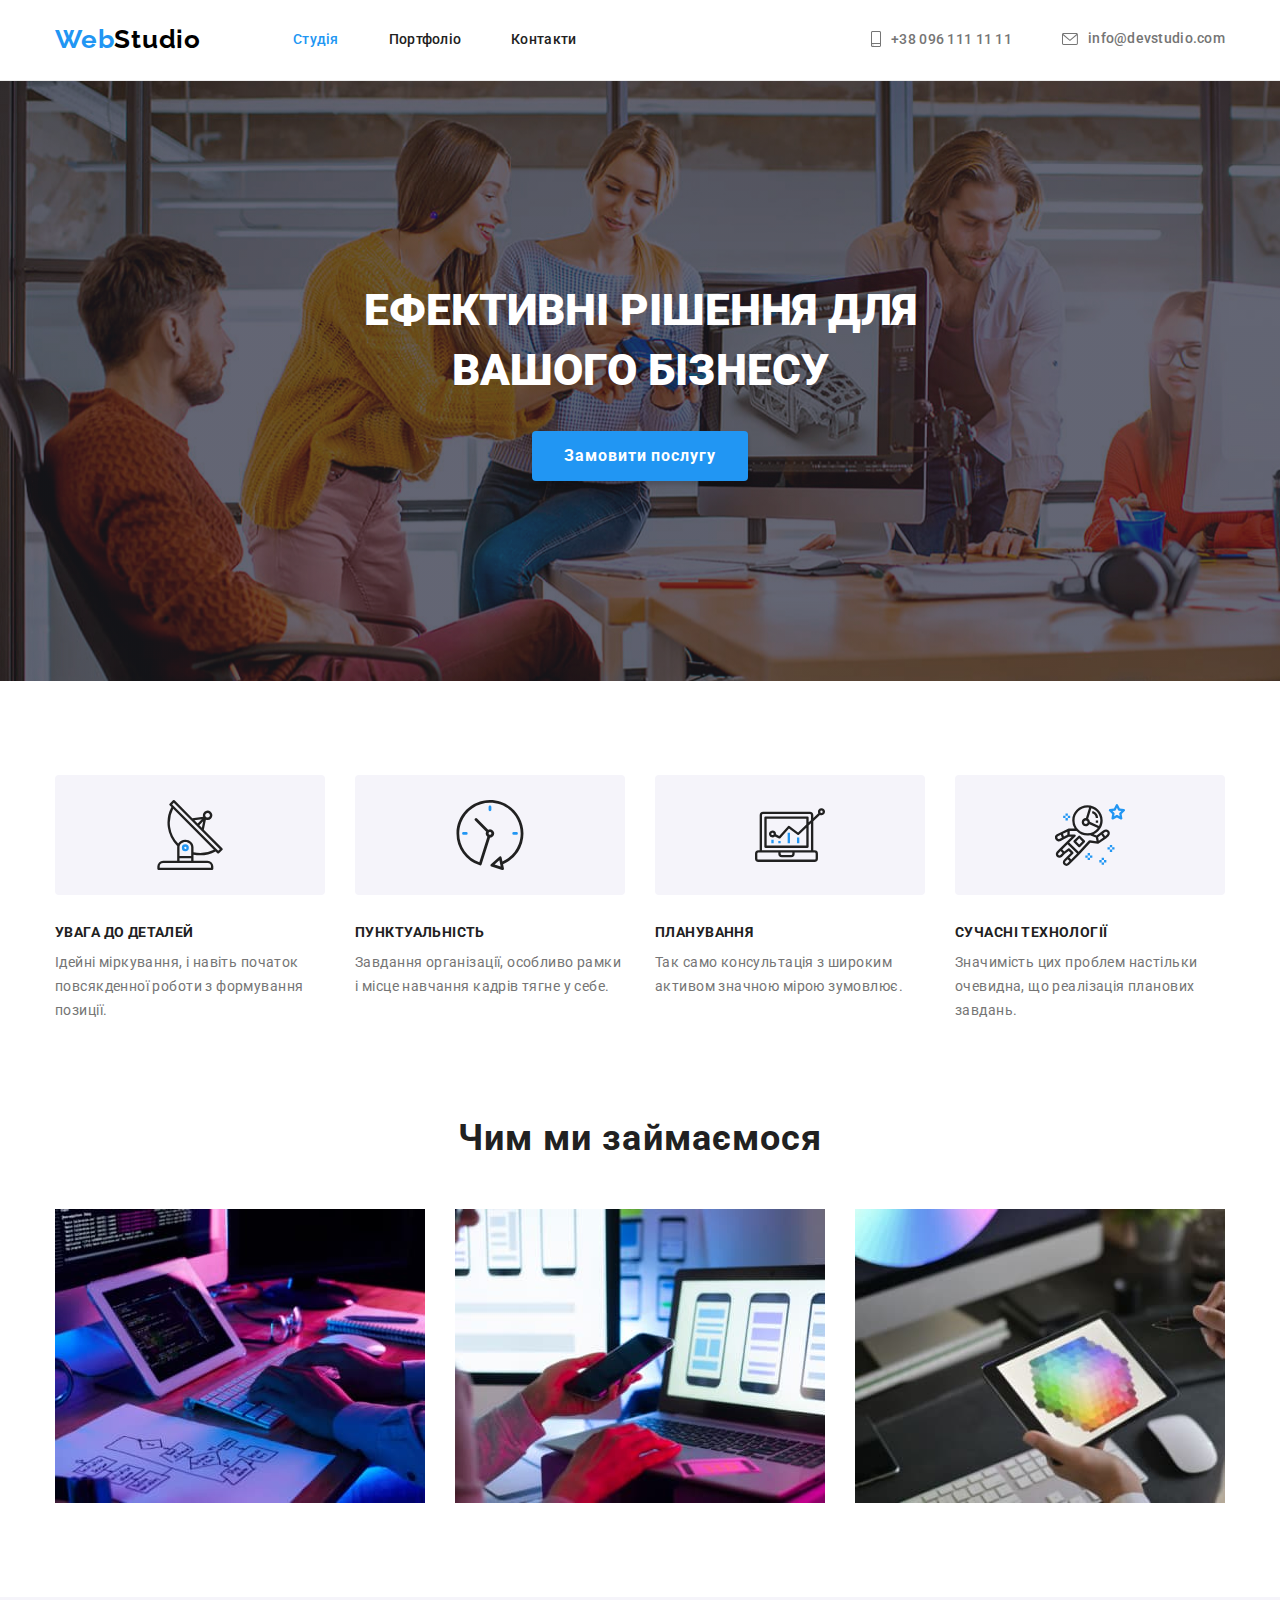
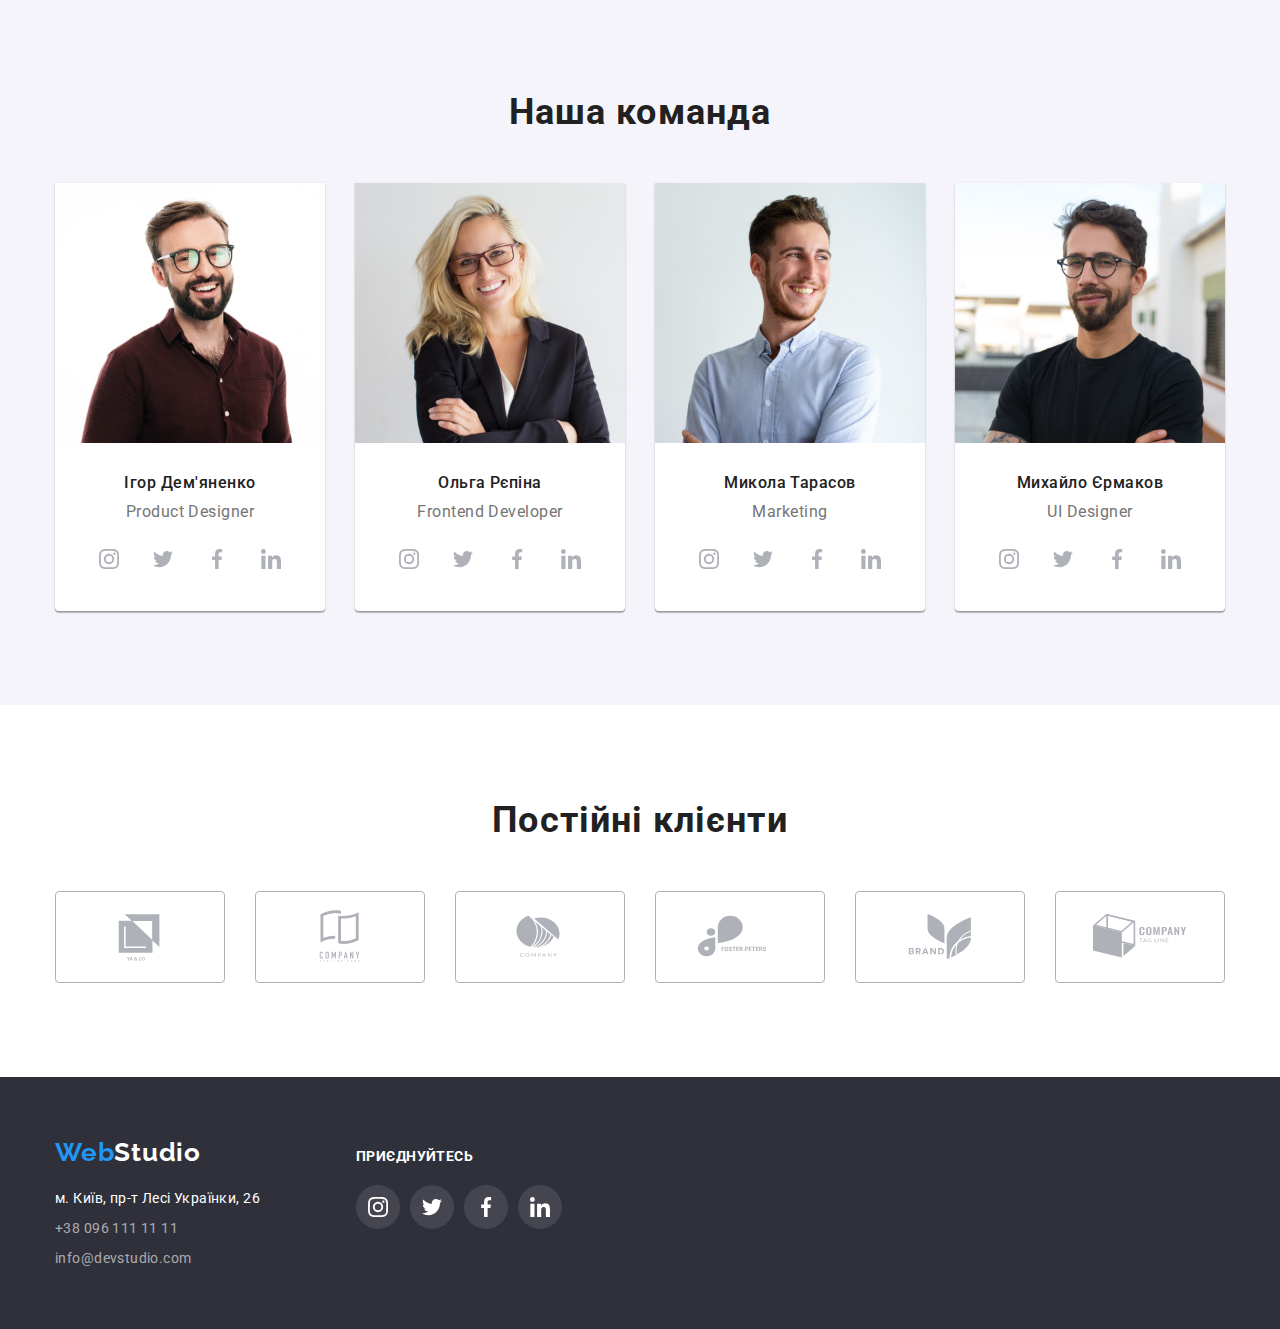
<file: index.html>
<!DOCTYPE html>
<html lang="uk">
  <head>
    <meta charset="UTF-8" />
    <meta name="viewport" content="width=device-width, initial-scale=1.0" />
    <title>Головна</title>
    <link
      rel="stylesheet"
      href="https://cdnjs.cloudflare.com/ajax/libs/modern-normalize/1.0.0/modern-normalize.min.css"
    />
    <link href="./css/styles.css" rel="stylesheet" />
    <link rel="preconnect" href="https://fonts.googleapis.com" />
    <link rel="preconnect" href="https://fonts.gstatic.com" crossorigin />
    <link
      href="https://fonts.googleapis.com/css2?family=Raleway:wght@700&family=Roboto:wght@400;500;700;900&display=swap"
      rel="stylesheet"
    />
  </head>
  <body>
    <header class="head-links">
      <div class="container">
        <nav class="top-menu">
          <a class="logo" href="./index.html">Web<span class="black">Studio</span></a>
          <ul class="list-items">
            <li><a class="link current" href="">Студія</a></li>
            <li><a class="link" href="./portfolio.html">Портфоліо</a></li>
            <li><a class="link" href="">Контакти</a></li>
          </ul>
        </nav>
        <ul class="list-items">
          <li>
            <a class="link contact" href="tel:+380961111111">
              <svg width="10" height="16" class="icon-contact">
                <use href="./images/sprite.svg#smartphone"></use>
              </svg>
              <span>+38 096 111 11 11</span>
            </a>
          </li>
          <li>
            <a class="link contact" href="mailto:info@devstudio.com">
              <svg width="16" height="12" class="icon-contact">
                <use href="./images/sprite.svg#envelope"></use>
              </svg>
              <span>info@devstudio.com</span>
            </a>
          </li>
        </ul>
      </div>
    </header>
    <main>
      <section class="hero">
        <div class="container">
          <h1 class="main-header">Ефективні рішення для вашого бізнесу</h1>
          <button class="big-button" type="button">Замовити послугу</button>
        </div>
      </section>
      <section class="section advantages">
        <div class="container">
          <h2 class="headlines">Наші переваги</h2>
          <ul class="list-items">
            <li class="text-box">
              <div class="icon-wrapper">
                <svg class="icon-advant">
                  <use href="./images/sprite.svg#antenna"></use>
                </svg>
              </div>
              <h3 class="features">УВАГА ДО ДЕТАЛЕЙ</h3>
              <p class="description">
                Ідейні міркування, і навіть початок повсякденної роботи з формування позиції.
              </p>
            </li>
            <li class="text-box">
              <div class="icon-wrapper">
                <svg class="icon-advant">
                  <use href="./images/sprite.svg#clock"></use>
                </svg>
              </div>
              <h3 class="features">ПУНКТУАЛЬНІСТЬ</h3>
              <p class="description">
                Завдання організації, особливо рамки і місце навчання кадрів тягне у себе.
              </p>
            </li>
            <li class="text-box">
              <div class="icon-wrapper">
                <svg class="icon-advant">
                  <use href="./images/sprite.svg#screen"></use>
                </svg>
              </div>
              <h3 class="features">ПЛАНУВАННЯ</h3>
              <p class="description">
                Так само консультація з широким активом значною мірою зумовлює.
              </p>
            </li>
            <li class="text-box">
              <div class="icon-wrapper">
                <svg class="icon-advant">
                  <use href="./images/sprite.svg#stars"></use>
                </svg>
              </div>
              <h3 class="features">СУЧАСНІ ТЕХНОЛОГІЇ</h3>
              <p class="description">
                Значимість цих проблем настільки очевидна, що реалізація планових завдань.
              </p>
            </li>
          </ul>
        </div>
      </section>
      <section class="section directions">
        <div class="container">
          <h2 class="headlines">Чим ми займаємося</h2>
          <ul class="list-items">
            <li>
              <img
                class="images"
                src="./images/img11.jpg"
                alt="Руки програміста на клавіатурі перед монтітором"
              />
            </li>
            <li>
              <img
                class="images"
                src="./images/img21.jpg"
                alt="Програміст тримає смартфон перед монітором ноутбука"
              />
            </li>
            <li>
              <img
                class="images"
                src="./images/img31.jpg"
                alt="Руки програміста тримають планшет, на екрані - вибір кольору"
              />
            </li>
          </ul>
        </div>
      </section>
      <section class="section team">
        <div class="container">
          <h2 class="headlines">Наша команда</h2>
          <ul class="list-items">
            <li class="member-card">
              <img class="images" src="./images/team11.jpg" alt="Портрет Ігоря" width="270" />
              <div class="team-text">
                <h3 class="member">Ігор Дем'яненко</h3>
                <p class="profession">Product Designer</p>
              </div>
              <div class="social-div">             
                <ul class="list-items social-wrapper">
                  <li>
                    <a class="circle" href="">
                      <svg class="icon-social">
                        <use href="./images/sprite.svg#instagram"></use>
                      </svg>
                    </a>
                  </li>
                  <li>
                    <a class="circle" href="">
                      <svg class="icon-social">
                        <use href="./images/sprite.svg#twitter"></use>
                      </svg>
                    </a>
                  </li>
                  <li>
                    <a class="circle" href="">
                      <svg class="icon-social">
                        <use href="./images/sprite.svg#facebook"></use>
                      </svg>
                    </a>
                  </li>
                  <li>
                    <a class="circle" href="">
                      <svg class="icon-social">
                        <use href="./images/sprite.svg#linkedin"></use>
                      </svg>
                    </a>
                  </li>
                </ul>   
              </div>          
            </li>
            <li class="member-card">
              <img class="images" src="./images/team21.jpg" alt="Портрет Ольги" width="270" />
              <div class="team-text">
                <h3 class="member">Ольга Рєпіна</h3>
                <p class="profession">Frontend Developer</p>
              </div>
              <div class="social-div"> 
                <ul class="list-items social-wrapper">
                  <li>
                    <a class="circle" href="">
                      <svg class="icon-social">
                        <use href="./images/sprite.svg#instagram"></use>
                      </svg>
                    </a>
                  </li>
                  <li>
                    <a class="circle" href="">
                      <svg class="icon-social">
                        <use href="./images/sprite.svg#twitter"></use>
                      </svg>
                    </a>
                  </li>
                  <li>
                    <a class="circle" href="">
                      <svg class="icon-social">
                        <use href="./images/sprite.svg#facebook"></use>
                      </svg>
                    </a>
                  </li>
                  <li>
                    <a class="circle" href="">
                      <svg class="icon-social">
                        <use href="./images/sprite.svg#linkedin"></use>
                      </svg>
                    </a>
                  </li>
                </ul> 
              </div>           
            </li>             
            <li class="member-card">
              <img class="images" src="./images/team31.jpg" alt="Портрет Миколи" width="270" />
              <div class="team-text">
                <h3 class="member">Микола Тарасов</h3>
                <p class="profession">Marketing</p>
              </div>
              <div class="social-div"> 
                <ul class="list-items social-wrapper">
                  <li>
                    <a class="circle" href="">
                      <svg class="icon-social">
                        <use href="./images/sprite.svg#instagram"></use>
                      </svg>
                    </a>
                  </li>
                  <li>
                    <a class="circle" href="">
                      <svg class="icon-social">
                        <use href="./images/sprite.svg#twitter"></use>
                      </svg>
                    </a>
                  </li>
                  <li>
                    <a class="circle" href="">
                      <svg class="icon-social">
                        <use href="./images/sprite.svg#facebook"></use>
                      </svg>
                    </a>
                  </li>
                  <li>
                    <a class="circle" href="">
                      <svg class="icon-social">
                        <use href="./images/sprite.svg#linkedin"></use>
                      </svg>
                    </a>
                  </li>
                </ul>  
              </div>          
            </li>
            <li class="member-card">
              <img class="images" src="./images/team41.jpg" alt="Портрет Михайла" width="270" />
              <div class="team-text">
                <h3 class="member">Михайло Єрмаков</h3>
                <p class="profession">UI Designer</p>
              </div>
              <div class="social-div"> 
                <ul class="list-items social-wrapper">
                  <li>
                    <a class="circle" href="">
                      <svg class="icon-social">
                        <use href="./images/sprite.svg#instagram"></use>
                      </svg>
                    </a>
                  </li>
                  <li>
                    <a class="circle" href="">
                      <svg class="icon-social">
                        <use href="./images/sprite.svg#twitter"></use>
                      </svg>
                    </a>
                  </li>
                  <li>
                    <a class="circle" href="">
                      <svg class="icon-social">
                        <use href="./images/sprite.svg#facebook"></use>
                      </svg>
                    </a>
                  </li>
                  <li>
                    <a class="circle" href="">
                      <svg class="icon-social">
                        <use href="./images/sprite.svg#linkedin"></use>
                      </svg>
                    </a>
                  </li>
                </ul>  
              </div>          
            </li>
        </ul>
        </div>
      </section>
      <section class="section clients">
        <div class="container">
          <h2 class="headlines">Постійні клієнти</h2>
          <ul class="list-items logos">
            <li>
              <a class="client-logo" href="">
                <svg class="icon-logo">
                  <use href="./images/sprite.svg#Logo1"></use>
                </svg>
              </a>
            </li>
            <li>
              <a class="client-logo" href="">
                <svg class="icon-logo">
                  <use href="./images/sprite.svg#Logo2"></use>
                </svg>
              </a>
            </li>
            <li>
              <a class="client-logo" href="">
                <svg class="icon-logo">
                  <use href="./images/sprite.svg#Logo3"></use>
                </svg>
              </a>
            </li>
            <li>
              <a class="client-logo" href="">
                <svg class="icon-logo">
                  <use href="./images/sprite.svg#Logo4"></use>
                </svg>
              </a>
            </li>
            <li>
              <a class="client-logo" href="">
                <svg class="icon-logo">
                  <use href="./images/sprite.svg#Logo5"></use>
                </svg>
              </a>
            </li>
            <li>
              <a class="client-logo" href="">
                <svg class="icon-logo">
                  <use href="./images/sprite.svg#Logo6"></use>
                </svg>
              </a>
            </li>
          </ul>
        </div>
      </section>
    </main>
    <footer class="footer-block">
      <div class="container">
        <div style="width: 231px">
          <a class="logo" href="./index.html">Web<span class="white">Studio</span></a>
          <address class="address-text">
            <p class="office">м. Київ, пр-т Лесі Українки, 26</p>
            <ul class="list-items">
              <li class="contacts">
                <a class="link" href="tel:+380961111111">+38 096 111 11 11</a>
              </li>
              <li class="contacts">
                <a class="link" href="mailto:info@devstudio.com">info@devstudio.com</a>
              </li>
            </ul>
          </address>
        </div>
        <div class="footer-social">
          <p class="headline-social">Приєднуйтесь</h2>
          <ul class="list-items footer-social-wrapper">
            <li>
              <a class="circle" href="">
                <svg class="icon-social">
                  <use href="./images/sprite.svg#instagram"></use>
                </svg>
              </a>
            </li>
            <li>
              <a class="circle" href="">
                <svg class="icon-social">
                  <use href="./images/sprite.svg#twitter"></use>
                </svg>
              </a>
            </li>
            <li>
              <a class="circle" href="">
                <svg class="icon-social">
                  <use href="./images/sprite.svg#facebook"></use>
                </svg>
              </a>
            </li>
            <li>
              <a class="circle" href="">
                <svg class="icon-social">
                  <use href="./images/sprite.svg#linkedin"></use>
                </svg>
              </a>
            </li>
          </ul>
        </div>
      </div>
    </footer>
  </body>
</html>
</file>
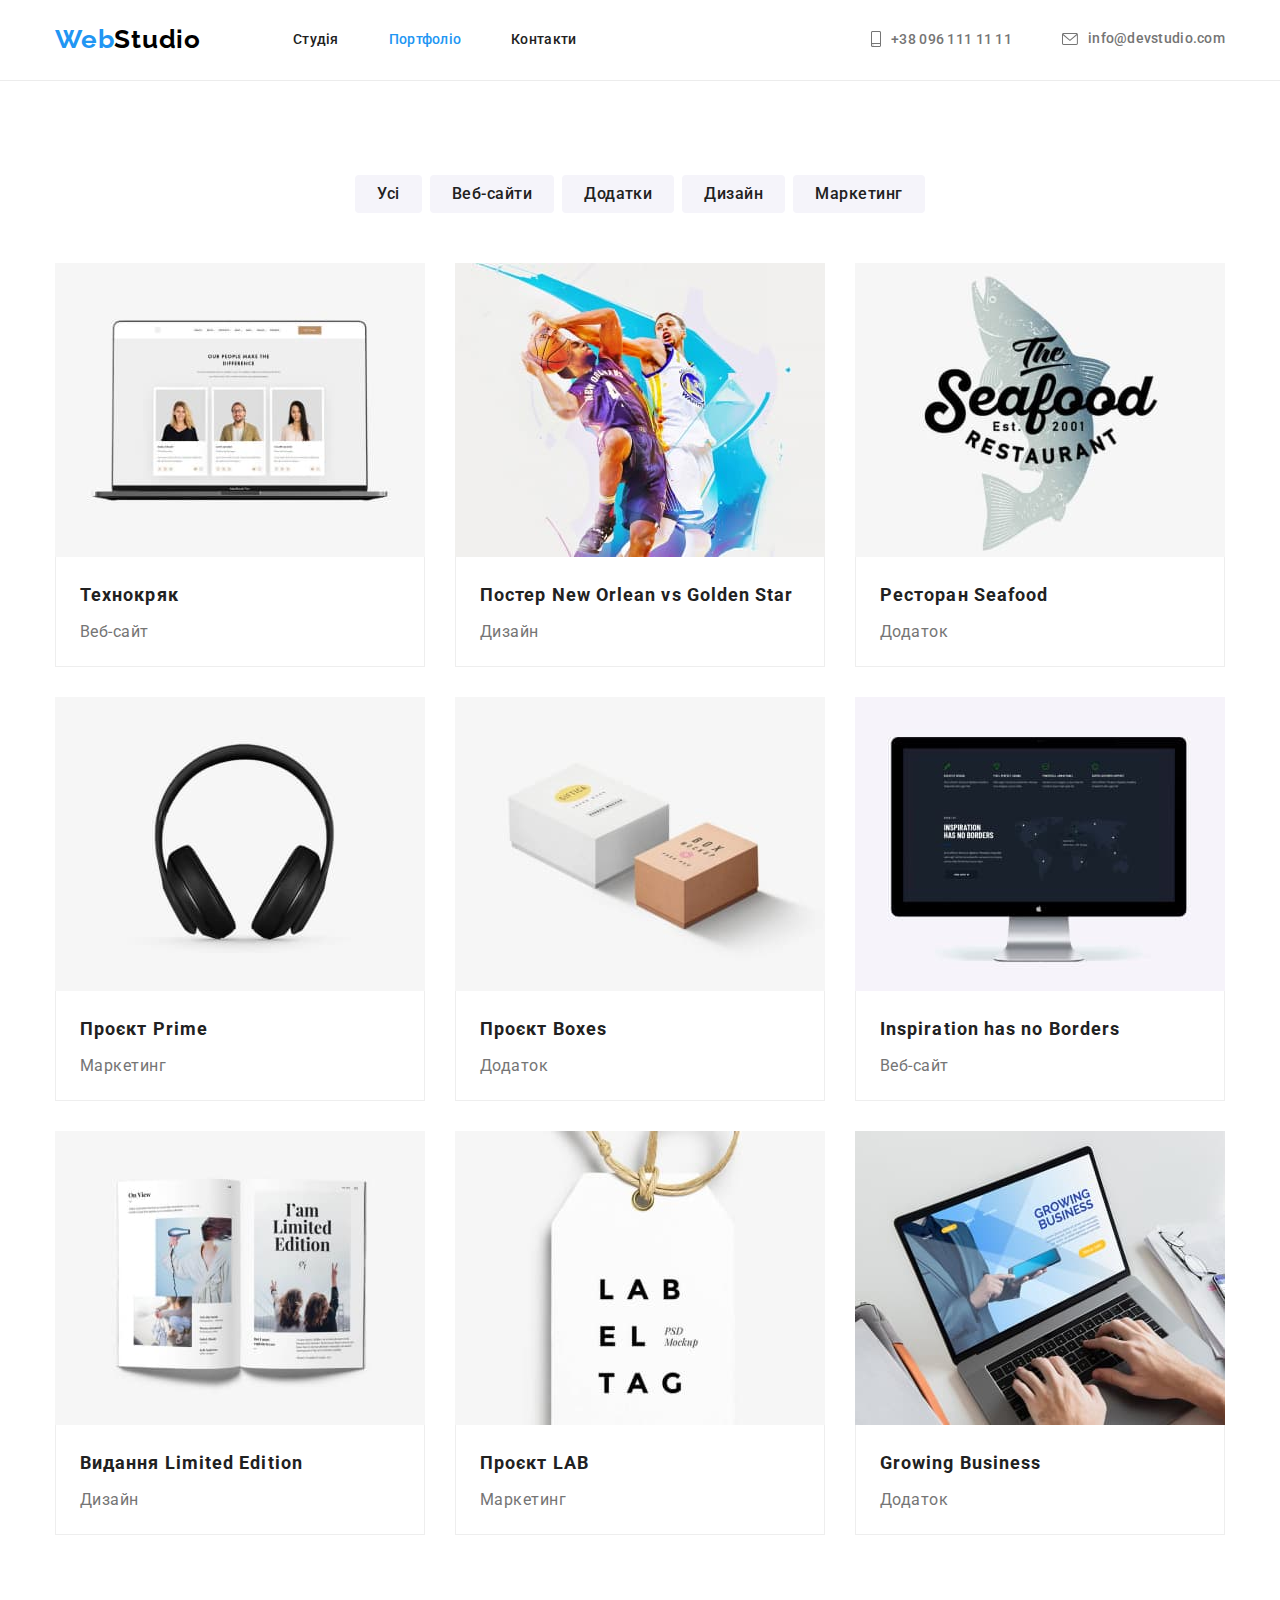
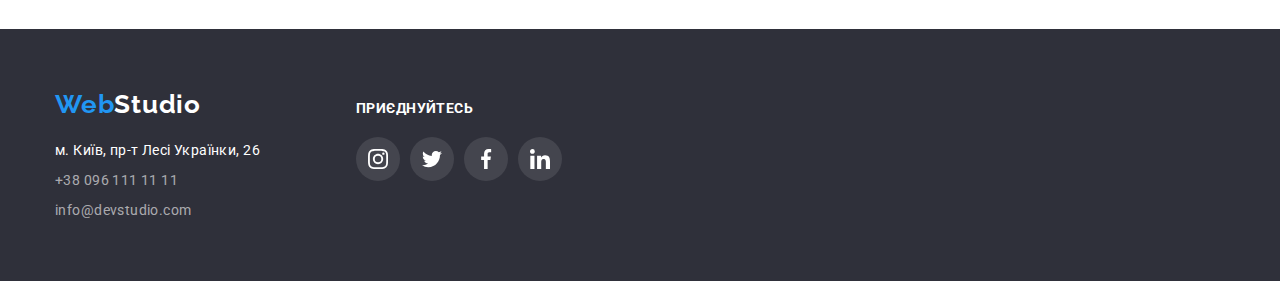
<file: portfolio.html>
<!DOCTYPE html>
<html lang="uk">
  <head>
    <meta charset="UTF-8" />
    <meta name="viewport" content="width=device-width, initial-scale=1.0" />
    <title>Портфоліо</title>
    <link
      rel="stylesheet"
      href="https://cdnjs.cloudflare.com/ajax/libs/modern-normalize/1.0.0/modern-normalize.min.css"
    />
    <link href="./css/styles.css" rel="stylesheet" />
    <link rel="preconnect" href="https://fonts.googleapis.com" />
    <link rel="preconnect" href="https://fonts.gstatic.com" crossorigin />
    <link
      href="https://fonts.googleapis.com/css2?family=Raleway:wght@700&family=Roboto:wght@400;500;700;900&display=swap"
      rel="stylesheet"
    />
  </head>
  <body>
    <header class="head-links">
      <div class="container">
        <nav class="top-menu">
          <a class="logo" href="./index.html">Web<span class="black">Studio</span></a>
          <ul class="list-items">
            <li><a class="link" href="./index.html">Студія</a></li>
            <li><a class="link current" href="">Портфоліо</a></li>
            <li><a class="link" href="">Контакти</a></li>
          </ul>
        </nav>
        <ul class="list-items">
          <li>
            <a class="link contact" href="tel:+380961111111">
              <svg width="10" height="16" class="icon-contact">
                <use href="./images/sprite.svg#smartphone"></use>
              </svg>
              <span>+38 096 111 11 11</span>
            </a>
          </li>
          <li>
            <a class="link contact" href="mailto:info@devstudio.com">
              <svg width="16" height="12" class="icon-contact">
                <use href="./images/sprite.svg#envelope"></use>
              </svg>
              <span>info@devstudio.com</span>
            </a>
          </li>
        </ul>
      </div>
    </header>
    <main>
      <section class="section portfolio">
        <div class="container">
          <h1 class="headlines">Наші роботи</h1>
          <ul class="list-items filters">
            <li><button class="filter" type="button">Усі</button></li>
            <li><button class="filter" type="button">Веб-сайти</button></li>
            <li><button class="filter" type="button">Додатки</button></li>
            <li><button class="filter" type="button">Дизайн</button></li>
            <li><button class="filter" type="button">Маркетинг</button></li>
          </ul>
          <ul class="list-items gallery">
            <li>
              <a class="card-link" href="">
                <img
                  class="images"
                  src="./images/portfolio/img11.jpg"
                  alt="Екран ноутбука"
                  width="370"
                />
                <div class="gallery-text">
                  <h2 class="name">Технокряк</h2>
                  <p class="type">Веб-сайт</p>
                </div>
              </a>
            </li>
            <li>
              <a class="card-link" href="">
                <img
                  class="images"
                  src="./images/portfolio/img21.jpg"
                  alt="Два баскетболісти в момент гри"
                  width="370"
                />
                <div class="gallery-text">
                  <h2 class="name">Постер New Orlean vs Golden Star</h2>
                  <p class="type">Дизайн</p>
                </div>
              </a>
            </li>
            <li>
              <a class="card-link" href="">
                <img
                  class="images"
                  src="./images/portfolio/img31.jpg"
                  alt="Логотип рибного ресторану"
                  width="370"
                />
                <div class="gallery-text">
                  <h2 class="name">Ресторан Seafood</h2>
                  <p class="type">Додаток</p>
                </div>
              </a>
            </li>
            <li>
              <a class="card-link" href="">
                <img
                  class="images"
                  src="./images/portfolio/img41.jpg"
                  alt="Навушники закритого типу"
                  width="370"
                />
                <div class="gallery-text">
                  <h2 class="name">Проєкт Prime</h2>
                  <p class="type">Маркетинг</p>
                </div>
              </a>
            </li>
            <li>
              <a class="card-link" href="">
                <img
                  class="images"
                  src="./images/portfolio/img51.jpg"
                  alt="Дві картонні упаковки"
                  width="370"
                />
                <div class="gallery-text">
                  <h2 class="name">Проєкт Boxes</h2>
                  <p class="type">Додаток</p>
                </div>
              </a>
            </li>
            <li>
              <a class="card-link" href="">
                <img
                  class="images"
                  src="./images/portfolio/img61.jpg"
                  alt="Монітор комп'ютера"
                  width="370"
                />
                <div class="gallery-text">
                  <h2 class="name">Inspiration has no Borders</h2>
                  <p class="type">Веб-сайт</p>
                </div>
              </a>
            </li>
            <li>
              <a class="card-link" href="">
                <img
                  class="images"
                  src="./images/portfolio/img71.jpg"
                  alt="Розкрита книга"
                  width="370"
                />
                <div class="gallery-text">
                  <h2 class="name">Видання Limited Edition</h2>
                  <p class="type">Дизайн</p>
                </div>
              </a>
            </li>
            <li>
              <a class="card-link" href="">
                <img
                  class="images"
                  src="./images/portfolio/img81.jpg"
                  alt="Бірка з написом LAB EL TAG"
                  width="370"
                />
                <div class="gallery-text">
                  <h2 class="name">Проєкт LAB</h2>
                  <p class="type">Маркетинг</p>
                </div>
              </a>
            </li>
            <li>
              <a class="card-link" href="">
                <img
                  class="images"
                  src="./images/portfolio/img91.jpg"
                  alt="Руки на клавіатурі ноутбука"
                  width="370"
                />
                <div class="gallery-text">
                  <h2 class="name">Growing Business</h2>
                  <p class="type">Додаток</p>
                </div>
              </a>
            </li>
          </ul>
        </div>
      </section>
    </main>
    <footer class="footer-block">
      <div class="container">
        <div style="width: 231px">
          <a class="logo" href="./index.html">Web<span class="white">Studio</span></a>
          <address class="address-text">
            <p class="office">м. Київ, пр-т Лесі Українки, 26</p>
            <ul class="list-items">
              <li class="contacts">
                <a class="link" href="tel:+380961111111">+38 096 111 11 11</a>
              </li>
              <li class="contacts">
                <a class="link" href="mailto:info@devstudio.com">info@devstudio.com</a>
              </li>
            </ul>
          </address>
        </div>
        <div class="footer-social">
          <p class="headline-social">Приєднуйтесь</h2>
          <ul class="list-items footer-social-wrapper">
            <li>
              <a class="circle" href="">
                <svg class="icon-social">
                  <use href="./images/sprite.svg#instagram"></use>
                </svg>
              </a>
            </li>
            <li>
              <a class="circle" href="">
                <svg class="icon-social">
                  <use href="./images/sprite.svg#twitter"></use>
                </svg>
              </a>
            </li>
            <li>
              <a class="circle" href="">
                <svg class="icon-social">
                  <use href="./images/sprite.svg#facebook"></use>
                </svg>
              </a>
            </li>
            <li>
              <a class="circle" href="">
                <svg class="icon-social">
                  <use href="./images/sprite.svg#linkedin"></use>
                </svg>
              </a>
            </li>
          </ul>
        </div>
      </div>
    </footer>
  </body>
</html>
</file>
<file: css/styles.css>
:root {
    --accent-color: #2196F3;
    --headline-color: #212121;
    --text-color: #757575;
    --bg-color: #F5F5F5;
    --black-color: #000;
    --bg-color-black: #2F303A;
    --white-color: #FFF;
    --bg-color-grey: #F5F4FA;
    --white-color-opacity: rgba(255,255,255,0.6);
    --bg-hero: #C4C4C4;
}

body {
    font-family: 'Roboto', 'Verdana', 'Tahoma', sans-serif;
    color: var(--text-color);
    background-color: var(--white-color); 
}


.container {
    margin: auto;
    width: 1200px;   
    padding: 0 15px;
}

.head-links {
    background-color: var(--white-color);   
    padding: 24px 0 25px; 
   border-bottom: 1px solid #ECECEC;}


.head-links > .container,
.top-menu {
    display: flex;
    align-items: center;   
}

.top-menu {
    gap: 93px;
}

.head-links .list-items {
    gap: 50px;
    margin-left: auto;
}

.logo {
    text-decoration: none;
    font-size: 26px;
    font-weight: 700;
    line-height: 1.192;
    letter-spacing: 0.03em;
    font-family: Raleway, Verdana, Geneva, Tahoma, sans-serif;
    color: var(--accent-color);
    width: 145px;    
}

.logo>.black {
    color: var(--black-color);
}

.logo>.white {
    color: var(--white-color);
}

 .list-items {
     list-style-type: none;
     margin: 0;
     padding: 0;
     display: flex;
     flex-wrap: wrap;    
 }

 .portfolio {
    background-color: var(--white-color);
 }

 .list-items.filters {
    justify-content: center;
    gap: 8px;
    margin-bottom: 50px;
 }

 .list-items.gallery {      
    justify-content: space-between;
    gap: 30px;
 }

 .list-items .filter {
    font-family: 'Roboto', 'Verdana', 'Tahoma', sans-serif;
     font-size: 16px;
     font-weight: 500;
     line-height: 1.625;
     letter-spacing: 0.03em;
     color: var(--headline-color);
     background-color: var(--bg-color-grey);
     text-align: center;
     padding: 6px 22px;
     border-radius: 4px;
     border: 0;     
 }

 .list-items .filter:hover,
 .list-items .filter:focus {
     color: var(--white-color);
     background-color: var(--accent-color);     
     cursor: pointer;
   box-shadow: 0px 3px 1px rgba(0, 0, 0, 0.1), 
   0px 1px 2px rgba(0, 0, 0, 0.08), 
   0px 2px 2px rgba(0, 0, 0, 0.12);
 }

.link {
    text-decoration: none;
    color: var(--text-color);    
    font-size: 14px;
    font-weight: 500;
    line-height: 1.14;
    letter-spacing: 0.02em;
}

.top-menu .link {
    color: var(--headline-color);    
}

.link.contact {
   display: flex;
   justify-content: space-between;
   align-items: center;
   gap: 10px;
}

.link.current,
.link:hover,
.link:focus {
    color: var(--accent-color);
}

.icon-contact {
   fill: currentColor;
}

.card-link {
    text-decoration: none;
    color: var(--text-color);     
    display: block;    
}

.card-link:hover {
   box-shadow: 0px 1px 1px rgba(0, 0, 0, 0.12), 
   0px 4px 4px rgba(0, 0, 0, 0.06), 
   1px 4px 6px rgba(0, 0, 0, 0.16);
}

.gallery-text {
    padding: 20px 24px  19px;
    border: 1px solid #EEEEEE;
    border-top: none;
}

.card-link .name {
    font-weight: 700;
    font-size: 18px;
    line-height: 2;
    color: var(--headline-color);
    letter-spacing: 0.06em;
    margin: 0 0 4px;
}

.card-link .type {    
    line-height: 1.875;
    letter-spacing: 0.03em;
    margin: 0;
}

 .hero {
    background-image: linear-gradient(to right,
    rgba(47, 48, 58, 0.4), rgba(47, 48, 58, 0.4)),
    url("../images/banner.jpg");
    max-width: 1600px;
    margin-left: auto;
    margin-right: auto;
    background-color: var(--bg-hero);
    background-size: cover;
 }

 .hero > .container {
    padding: 200px 252px;
    text-align: center;
 }

 .section {
    padding: 94px 0;
 }

 .directions {
    padding-top: 0;
 }

 .advantages .headlines,
 .portfolio .headlines  {
    display: none;
 }

 .main-header {
    text-transform: uppercase;
    font-size: 44px;
    font-weight: 900;
    line-height: 1.36;
    color: var(--white-color);
    margin: 0 0 30px;   
 }

 .big-button {
    font-family: 'Roboto', 'Verdana', 'Tahoma', sans-serif;
    background-color: var(--accent-color);
    font-weight: 700;
    font-size: 16px;
    line-height: 1.875;
    color: var(--white-color);
    letter-spacing: 0.06em;
    cursor: pointer;
    padding: 10px 32px;   
    border: 0;
    border-radius: 4px;
    box-shadow: 0px 4px 4px rgba(0, 0, 0, 0.15);
 }

 .text-box {
    width: 270px;    
 }

 .icon-wrapper {
    width: 270px;
    height: 120px;
    background-color: var(--bg-color-grey);
    border-radius: 4px;
    margin-bottom: 30px;
    display: flex;
    justify-content: center;
    align-items: center;
 }

 .icon-advant {  
    width: 70px; 
    height: 70px;    
 }  

 .advantages .features {
     font-weight: 700;
     font-size: 14px;
     line-height: 1.14;
     letter-spacing: 0.03em;
     text-transform: uppercase;
     color: var(--headline-color);
     margin: 0 0 10px;
 }

 .advantages .description {
     font-size: 14px;
     line-height: 1.714;
     letter-spacing: 0.03em;
     margin: 0;
 }

 .advantages .list-items,
 .directions .list-items,
 .team .list-items 
  {   
    justify-content: space-between;
 }

 .directions .headlines,
 .team .headlines,
 .clients .headlines {
    margin-bottom: 50px;
 }

 .headlines {
     font-weight: 700;
     font-size: 36px;
     line-height: 1.17;
     text-align: center;
     letter-spacing: 0.03em;
     color: var(--headline-color);
     margin: 0;
 }

 .images {
    display: block;
    max-width: 100%;
    height: auto;
 }

 .team {
     background-color: var(--bg-color-grey);
 }

 .member-card {
   background: #FFFFFF;       
   box-shadow: 0px 1px 3px rgba(0, 0, 0, 0.12), 
   0px 1px 1px rgba(0, 0, 0, 0.14), 
   0px 2px 1px rgba(0, 0, 0, 0.2);
   border-radius: 0px 0px 4px 4px;
 }

 .team-text {
    padding: 30px 0 0;
    background-color: var(--white-color);
 }

 .team .member {
     font-weight: 500;
     font-size: 16px;
     line-height: 1.2;
     text-align: center;
     letter-spacing: 0.03em;
     color: var(--headline-color);
     margin:  0 0 10px;
 }

 .team .profession {
     text-align: center;
     line-height: 1.2;
     letter-spacing: 0.03em;
     margin: 0 0 16px;
 }

 .social-div {
   margin-bottom: 30px;
 }


 .list-items.social-wrapper {    
    display: flex;
    justify-content: center;
    align-items: center;
    gap: 10px;
    background-color: var(--white-color);
 }

 .icon-social {
    width: 20px;
    height:20px;
    fill: currentColor;
 }

 .circle {
    width: 44px;
    height: 44px;    
    padding: 12px;
    border-radius: 50%;
    color: #AFB1B8;
    display: block;
 }

 .circle:hover {
   background-color: #2196F3;
   color: #FFF;
 }

 .icon-social {
    width: 20px;
    height: 20px;
    fill: currentColor;
 }

 .logos {
    display: flex;
    justify-content: space-between;
 }

 .client-logo {
   display: flex;
   justify-content: center;
   align-items: center;
   width: 170px;
   height: 92px;
   border: 1px solid #AFB1B8;
   border-radius: 4px;   
   color: #AFB1B8;
 }

 .client-logo:hover {
   border-color: #2196F3;
   color: #2196F3;
 }
 .icon-logo {
    width: 106px;
    height: 60px;   
    fill: currentColor; 
 }

 .footer-block {
    background-color: var(--bg-color-black);  
    padding: 60px 15px;
 }

 .footer-block .container {
   display: flex;
   align-items: baseline;   
   gap: 70px;
 }
 
 .address-text {    
    font-size: 14px;
    font-style: normal;
    line-height: 1.5;
    color: var(--white-color);
    letter-spacing: 0.03em;
    text-align: left;
    margin-top: 20px;
    width: 231px;
 }

 .office {
    margin: 0;
 }

 .contacts {
    margin-top: 9px;
 }

 .address-text > .list-items {
    display: block;
 } 

 .address-text .link {
    color: var(--white-color-opacity);
    font-weight: normal;
    line-height: 1.5;
    letter-spacing: 0.03em; 
    display: inline-block;     
    
 }
  .address-text .link:hover,
  .address-text .link:focus{
      color: var(--accent-color);      
  }

  .footer-social {
    width: 206px;
    height: 80px;      
  }

  .footer-social-wrapper {
      display: flex;
      justify-content: space-between;      
  }

  .footer-social-wrapper .circle {
   color: #FFF;
   background-color: rgba(255, 255, 255, 0.1);
  }

  .footer-social-wrapper .circle:hover {
     background-color: #2196F3;
  }

  .headline-social {
      font-weight: 700;
      font-size: 14px;
      line-height: 1.14;
      letter-spacing: 0.03em;
      text-transform: uppercase;
      color: var(--white-color);
      margin: 0 0 20px;
  }
</file>
